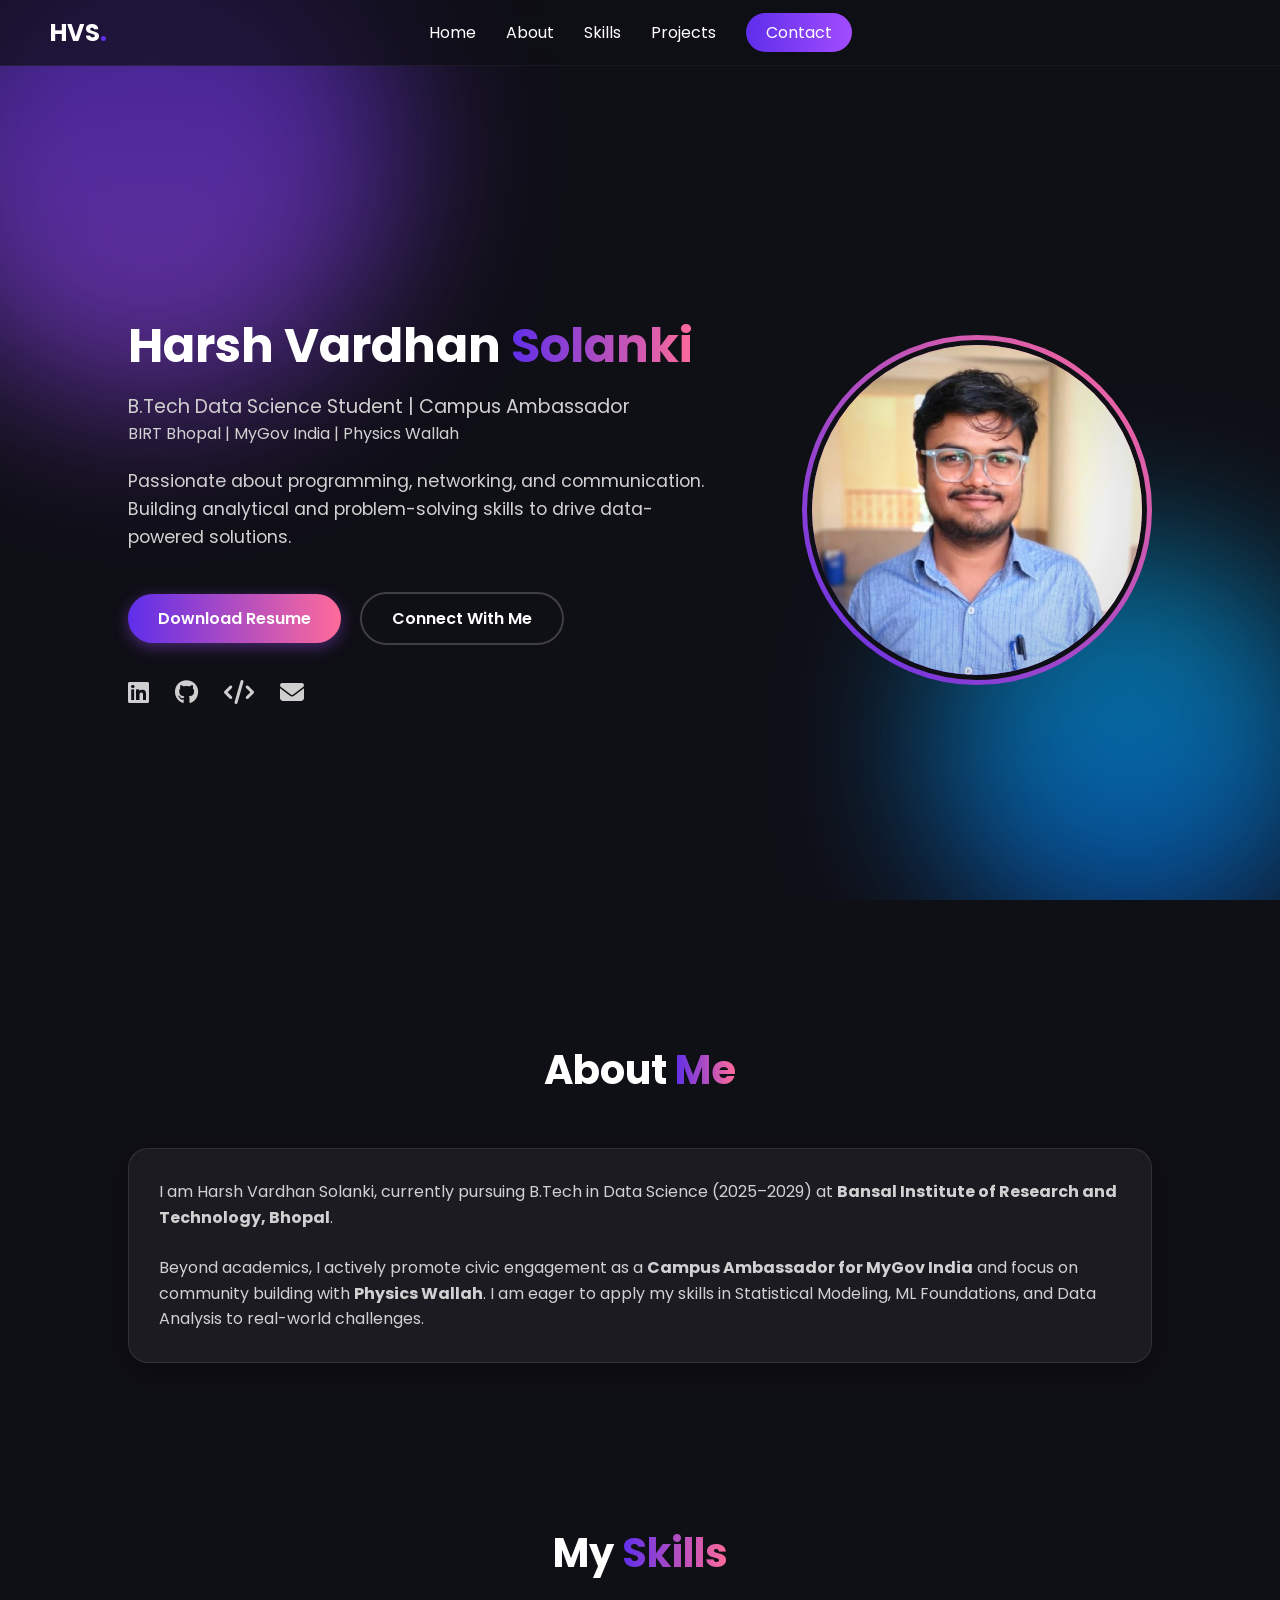
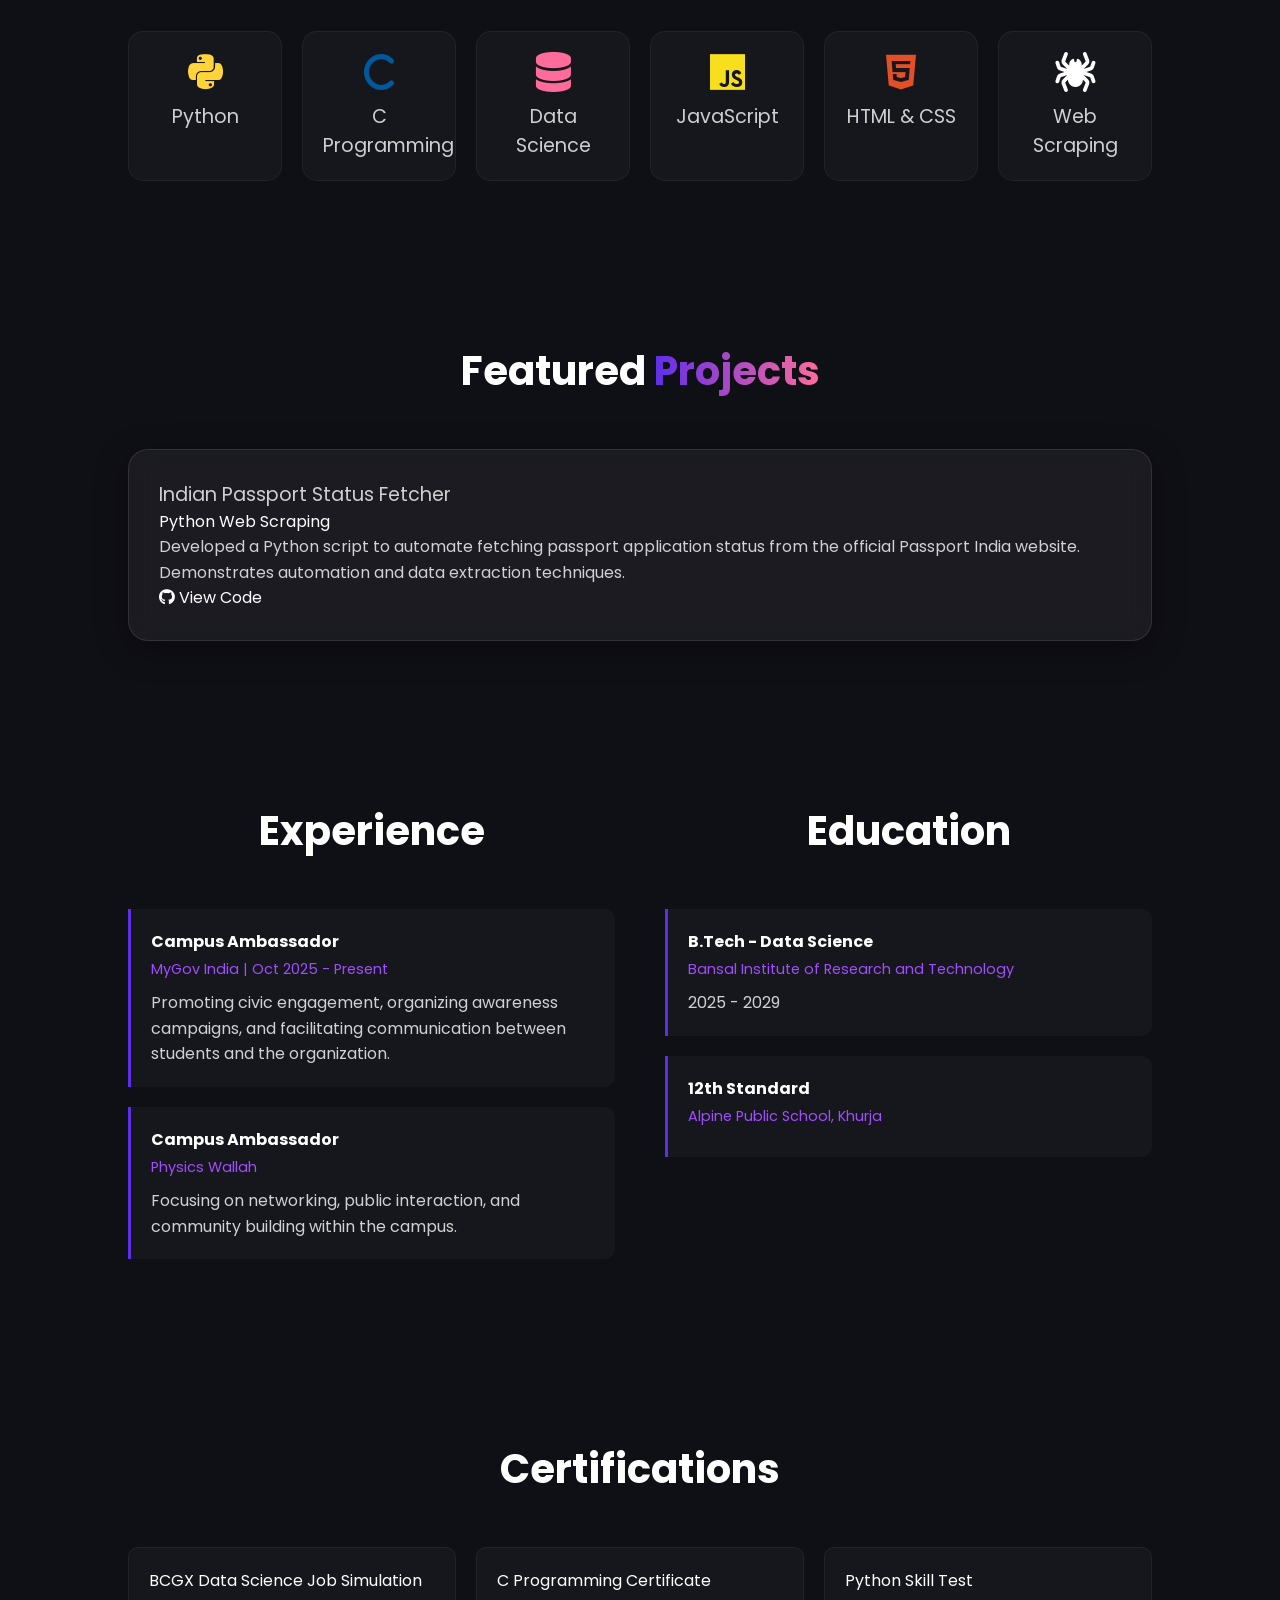
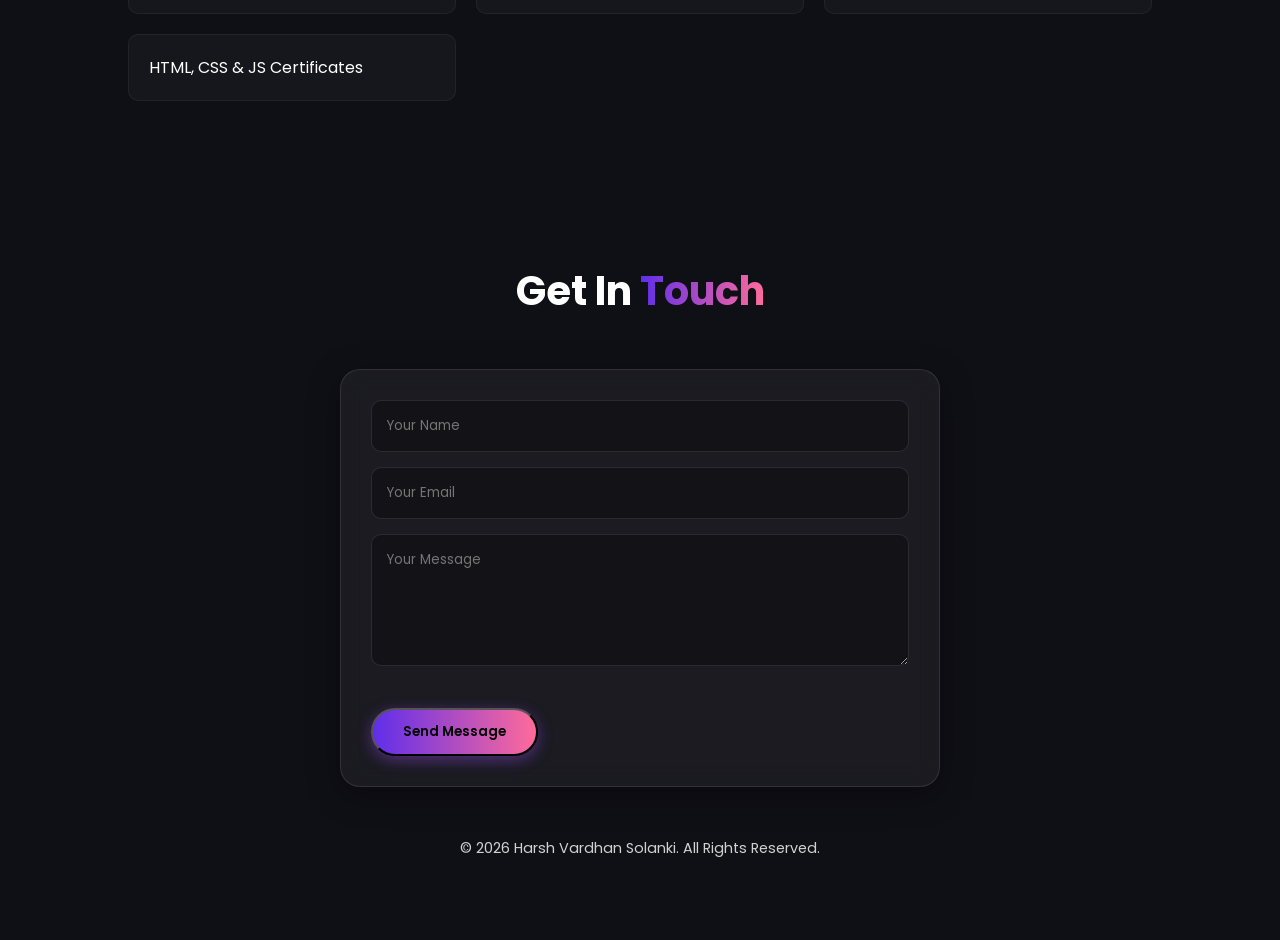
<file: index.html>
<!DOCTYPE html>
<html lang="en">
<head>
    <meta charset="UTF-8">
    <meta name="viewport" content="width=device-width, initial-scale=1.0">
    <title>Harsh Vardhan Solanki | Data Science Portfolio</title>
    <meta name="description" content="Portfolio of Harsh Vardhan Solanki, B.Tech Data Science student at BIRT Bhopal, Campus Ambassador at MyGov India.">
    
    <link href="https://fonts.googleapis.com/css2?family=Poppins:wght@300;400;600;700&display=swap" rel="stylesheet">
    <link rel="stylesheet" href="https://cdnjs.cloudflare.com/ajax/libs/font-awesome/6.4.0/css/all.min.css">
    <link rel="stylesheet" href="style.css">
    <link rel="icon" type="image/x-icon" href="src/assets/favicon.ico">
<!-- <script async src='https://static.mywot.com/website_owners_badges/websiteOwnersBadge.js'></script> -->
</head>
<body>

    <div class="gradient-bg">
        <div class="orb orb-1"></div>
        <div class="orb orb-2"></div>
    </div>

    <nav class="navbar">
        <div class="logo">HVS<span>.</span></div>
        <ul class="nav-links">
            <li><a href="#home">Home</a></li>
            <li><a href="#about">About</a></li>
            <li><a href="#skills">Skills</a></li>
            <li><a href="#projects">Projects</a></li>
            <li><a href="#contact" class="btn-nav">Contact</a></li>
        </ul>
        <!-- <div class="hamburger">
            <i class="fas fa-bars"></i>
        </div> -->
    </nav>

    <section id="home" class="hero">
        <div class="hero-content hidden">
            <h1>Harsh Vardhan <span class="gradient-text">Solanki</span></h1>
            <h3>B.Tech Data Science Student | Campus Ambassador</h3>
            <p class="subtext">BIRT Bhopal | MyGov India | Physics Wallah</p>
            <p class="bio">Passionate about programming, networking, and communication. Building analytical and problem-solving skills to drive data-powered solutions.</p>
            <div class="cta-group">
                <a href="public/resume.pdf" class="btn btn-primary">Download Resume</a>
                <a href="#contact" class="btn btn-secondary">Connect With Me</a>
            </div>
            
            <div class="social-icons">
                <a href="https://www.linkedin.com/in/harshvsolanki/" target="_blank"><i class="fab fa-linkedin"></i></a>
                <a href="https://github.com/HarshVardhanSolanki" target="_blank"><i class="fab fa-github"></i></a>
                <a href="https://leetcode.com/u/HarshVardhanSolanki/" target="_blank"><i class="fas fa-code"></i></a>
                <a href="mailto:hvs@harshvardhansolanki.com"><i class="fas fa-envelope"></i></a>
            </div>
        </div>
        <div class="hero-image hidden">
            <div class="img-wrapper">
                <img src="src/assets/profile.jpg" alt="Harsh Vardhan Solanki">
            </div>
        </div>
    </section>

    <section id="about" class="section">
        <h2 class="section-title">About <span class="gradient-text">Me</span></h2>
        <div class="glass-card hidden">
            <p>I am Harsh Vardhan Solanki, currently pursuing B.Tech in Data Science (2025–2029) at <strong>Bansal Institute of Research and Technology, Bhopal</strong>.</p>
            <br>
            <p>Beyond academics, I actively promote civic engagement as a <strong>Campus Ambassador for MyGov India</strong> and focus on community building with <strong>Physics Wallah</strong>. I am eager to apply my skills in Statistical Modeling, ML Foundations, and Data Analysis to real-world challenges.</p>
        </div>
    </section>

    <section id="skills" class="section">
        <h2 class="section-title">My <span class="gradient-text">Skills</span></h2>
        <div class="grid-container">
            <div class="skill-card hidden">
                <i class="fab fa-python" style="color: #FFD43B;"></i>
                <h3>Python</h3>
            </div>
            <div class="skill-card hidden">
                <i class="fas fa-c" style="color: #00599C;"></i>
                <h3>C Programming</h3>
            </div>
            <div class="skill-card hidden">
                <i class="fas fa-database" style="color: #FF6B9A;"></i>
                <h3>Data Science</h3>
            </div>
            <div class="skill-card hidden">
                <i class="fab fa-js" style="color: #F7DF1E;"></i>
                <h3>JavaScript</h3>
            </div>
            <div class="skill-card hidden">
                <i class="fab fa-html5" style="color: #E34F26;"></i>
                <h3>HTML & CSS</h3>
            </div>
             <div class="skill-card hidden">
                <i class="fas fa-spider" style="color: #fff;"></i>
                <h3>Web Scraping</h3>
            </div>
        </div>
    </section>

    <section id="projects" class="section">
        <h2 class="section-title">Featured <span class="gradient-text">Projects</span></h2>
        <div class="projects-grid">
            <div class="project-card glass-card hidden">
                <div class="project-header">
                    <h3>Indian Passport Status Fetcher</h3>
                    <div class="tech-stack">
                        <span>Python</span>
                        <span>Web Scraping</span>
                    </div>
                </div>
                <p>Developed a Python script to automate fetching passport application status from the official Passport India website. Demonstrates automation and data extraction techniques.</p>
                <div class="project-links">
                    <a href="https://github.com/HarshVardhanSolanki" target="_blank" class="link-btn"><i class="fab fa-github"></i> View Code</a>
                </div>
            </div>
        </div>
    </section>

    <section class="section split-section">
        <div class="column">
            <h2 class="section-title">Experience</h2>
            <div class="timeline">
                <div class="timeline-item hidden">
                    <h4>Campus Ambassador</h4>
                    <span>MyGov India | Oct 2025 - Present</span>
                    <p>Promoting civic engagement, organizing awareness campaigns, and facilitating communication between students and the organization.</p>
                </div>
                <div class="timeline-item hidden">
                    <h4>Campus Ambassador</h4>
                    <span>Physics Wallah</span>
                    <p>Focusing on networking, public interaction, and community building within the campus.</p>
                </div>
            </div>
        </div>
        <div class="column">
            <h2 class="section-title">Education</h2>
            <div class="timeline">
                <div class="timeline-item hidden">
                    <h4>B.Tech - Data Science</h4>
                    <span>Bansal Institute of Research and Technology</span>
                    <p>2025 - 2029</p>
                </div>
                <div class="timeline-item hidden">
                    <h4>12th Standard</h4>
                    <span>Alpine Public School, Khurja</span>
                </div>
            </div>
        </div>
    </section>

    <section id="certifications" class="section">
        <h2 class="section-title">Certifications</h2>
        <div class="cert-grid">
            <div class="cert-card hidden">BCGX Data Science Job Simulation</div>
            <div class="cert-card hidden">C Programming Certificate</div>
            <div class="cert-card hidden">Python Skill Test</div>
            <div class="cert-card hidden">HTML, CSS & JS Certificates</div>
        </div>
    </section>

    <section id="contact" class="section contact-section">
        <h2 class="section-title">Get In <span class="gradient-text">Touch</span></h2>
        <div class="glass-card contact-form-wrapper hidden">
            <form>
                <input type="text" placeholder="Your Name" required>
                <input type="email" placeholder="Your Email" required>
                <textarea rows="5" placeholder="Your Message"></textarea>
                <button type="submit" class="btn btn-primary">Send Message</button>
            </form>
        </div>
        <footer class="footer">
            <p>&copy; 2026 Harsh Vardhan Solanki. All Rights Reserved.</p>
<!-- <a id='wot-badge2' class='wot-badge' href='https://www.mywot.com/scorecard/harshvardhansolanki.com?wot_badge=2_white' target='_blank' >
    <div class='wot-secured-container'>
        <div class='wot-shield-background'></div>
        <div class='wot-text-container'>
            <p class='wot-secured-bold'>Verified Site</p>
            <div class='wot-trusted-container'>
                <div class='wot-trusted'>Trusted by</div>
                <div class='wot-logo'></div>
            </div>
        </div>
    </div>
    <div class='wot-vertical'></div>
    <p class='wot-report'>See Report</p>
</a> -->
        </footer>
    </section>

    <script src="script.js"></script>
</body>
</html>
</file>
<file: style.css>
/* --- Global Reset & Fonts --- */
* {
    margin: 0;
    padding: 0;
    box-sizing: border-box;
    font-family: 'Poppins', sans-serif;
    scroll-behavior: smooth;
}

body {
    background-color: #0f0f16;
    color: #ffffff;
    overflow-x: hidden;
}

/* --- Gradient Background Orbs --- */
.gradient-bg {
    position: fixed;
    top: 0;
    left: 0;
    width: 100vw;
    height: 100vh;
    z-index: -1;
    overflow: hidden;
}

.orb {
    position: absolute;
    border-radius: 50%;
    filter: blur(80px);
    opacity: 0.6;
}

.orb-1 {
    width: 500px;
    height: 500px;
    background: linear-gradient(180deg, #5F2EEA 0%, #A24DFF 100%);
    top: -100px;
    left: -100px;
    animation: moveOrb 10s infinite alternate;
}

.orb-2 {
    width: 400px;
    height: 400px;
    background: linear-gradient(180deg, #00C6FF 0%, #0072FF 100%);
    bottom: -50px;
    right: -50px;
    animation: moveOrb 12s infinite alternate-reverse;
}

@keyframes moveOrb {
    from { transform: translate(0, 0); }
    to { transform: translate(50px, 50px); }
}

/* --- Typography --- */
h1 { font-size: 3rem; margin-bottom: 10px; }
h2 { font-size: 2.5rem; text-align: center; margin-bottom: 3rem; }
h3 { font-size: 1.2rem; font-weight: 400; color: #cfcfcf; }
p { color: #d1d1d1; line-height: 1.6; }
a { text-decoration: none; color: white; transition: 0.3s; }

.gradient-text {
    background: linear-gradient(90deg, #5F2EEA, #FF6B9A);
    -webkit-background-clip: text;
    -webkit-text-fill-color: transparent;
    font-weight: 700;
}

/* --- Navbar --- */
.navbar {
    display: flex;
    justify-content: center;
    align-items: center;
    padding: 20px 50px;
    position: fixed;
    width: 100%;
    top: 0;
    z-index: 100;
    backdrop-filter: blur(10px);
    background: rgba(15, 15, 22, 0.7);
    border-bottom: 1px solid rgba(255,255,255,0.05);
}

.logo { 
    font-size: 1.5rem; 
    font-weight: 700;
    position: absolute;
    left: 50px;
}
.logo span { color: #5F2EEA; }

.nav-links { list-style: none; display: flex; gap: 30px; }
.nav-links a:hover { color: #A24DFF; }

.btn-nav {
    background: linear-gradient(90deg, #5F2EEA, #A24DFF);
    padding: 8px 20px;
    border-radius: 20px;
}

/* --- Buttons --- */
.btn {
    display: inline-block;
    padding: 12px 30px;
    border-radius: 30px;
    font-weight: 600;
    margin-top: 20px;
}

.btn-primary {
    background: linear-gradient(90deg, #5F2EEA, #FF6B9A);
    box-shadow: 0 4px 15px rgba(162, 77, 255, 0.4);
}

.btn-primary:hover { transform: translateY(-3px); box-shadow: 0 6px 20px rgba(162, 77, 255, 0.6); }

.btn-secondary {
    border: 2px solid rgba(255,255,255,0.2);
    margin-left: 15px;
}
.btn-secondary:hover { border-color: #fff; background: rgba(255,255,255,0.1); }

/* --- Hero Section --- */
.hero {
    height: 100vh;
    display: flex;
    align-items: center;
    justify-content: space-between;
    padding: 0 10%;
    margin-top: 60px;
}

.hero-content { max-width: 600px; }
.hero-content .bio { margin: 20px 0; font-size: 1.1rem; }

.img-wrapper {
    width: 350px;
    height: 350px;
    border-radius: 50%;
    padding: 5px;
    background: linear-gradient(45deg, #5F2EEA, #FF6B9A);
    overflow: hidden;
}

.img-wrapper img {
    width: 100%;
    height: 100%;
    object-fit: cover;
    border-radius: 50%;
    border: 5px solid #0f0f16;
}

.social-icons { margin-top: 30px; font-size: 1.5rem; }
.social-icons a { margin-right: 20px; color: #cfcfcf; }
.social-icons a:hover { color: #5F2EEA; transform: scale(1.1); display: inline-block; }

/* --- Glass Cards & Sections --- */
.section { padding: 80px 10%; }

.glass-card {
    background: rgba(255, 255, 255, 0.05);
    backdrop-filter: blur(12px);
    border: 1px solid rgba(255, 255, 255, 0.1);
    padding: 30px;
    border-radius: 20px;
    box-shadow: 0 8px 32px 0 rgba(0, 0, 0, 0.37);
}

/* --- Skills Grid --- */
.grid-container {
    display: grid;
    grid-template-columns: repeat(auto-fit, minmax(150px, 1fr));
    gap: 20px;
}

.skill-card {
    background: rgba(255,255,255,0.03);
    padding: 20px;
    border-radius: 15px;
    text-align: center;
    border: 1px solid rgba(255,255,255,0.05);
    transition: 0.3s;
}

.skill-card:hover {
    background: rgba(255,255,255,0.1);
    transform: translateY(-5px);
    border-color: #A24DFF;
}

.skill-card i { font-size: 2.5rem; margin-bottom: 10px; }

/* --- Experience & Timeline --- */
.split-section { display: flex; gap: 50px; }
.column { flex: 1; }

.timeline-item {
    background: rgba(255,255,255,0.03);
    padding: 20px;
    border-left: 3px solid #5F2EEA;
    margin-bottom: 20px;
    border-radius: 0 10px 10px 0;
}

.timeline-item h4 { color: #fff; margin-bottom: 5px; }
.timeline-item span { font-size: 0.9rem; color: #A24DFF; display: block; margin-bottom: 10px; }

/* --- Certifications --- */
.cert-grid {
    display: grid;
    grid-template-columns: repeat(auto-fit, minmax(250px, 1fr));
    gap: 20px;
}
.cert-card {
    padding: 20px;
    background: rgba(255,255,255,0.03);
    border-radius: 10px;
    border: 1px solid rgba(255,255,255,0.05);
    transition: 0.3s;
}
.cert-card:hover { border-color: #FF6B9A; transform: scale(1.02); }

/* --- Contact Form --- */
.contact-form-wrapper { max-width: 600px; margin: 0 auto; }
.contact-form-wrapper input, .contact-form-wrapper textarea {
    width: 100%;
    padding: 15px;
    margin-bottom: 15px;
    background: rgba(0,0,0,0.3);
    border: 1px solid rgba(255,255,255,0.1);
    color: white;
    border-radius: 10px;
}
.footer { text-align: center; margin-top: 50px; color: #666; font-size: 0.9rem; }

/* --- Animations (Scroll Reveal) --- */
.hidden { opacity: 0; transform: translateY(30px); transition: all 0.8s ease-out; }
.show { opacity: 1; transform: translateY(0); }

/* --- Mobile Responsive --- */
@media (max-width: 768px) {
    .navbar { padding: 15px 20px; }
    .nav-links { display: none; } /* Add JS toggle for hamburger if needed */
    .hero { flex-direction: column-reverse; text-align: center; height: auto; padding-top: 100px; }
    .hero-content { margin-top: 30px; }
    .split-section { flex-direction: column; }
    .img-wrapper { width: 250px; height: 250px; margin: 0 auto; }
}
</file>
